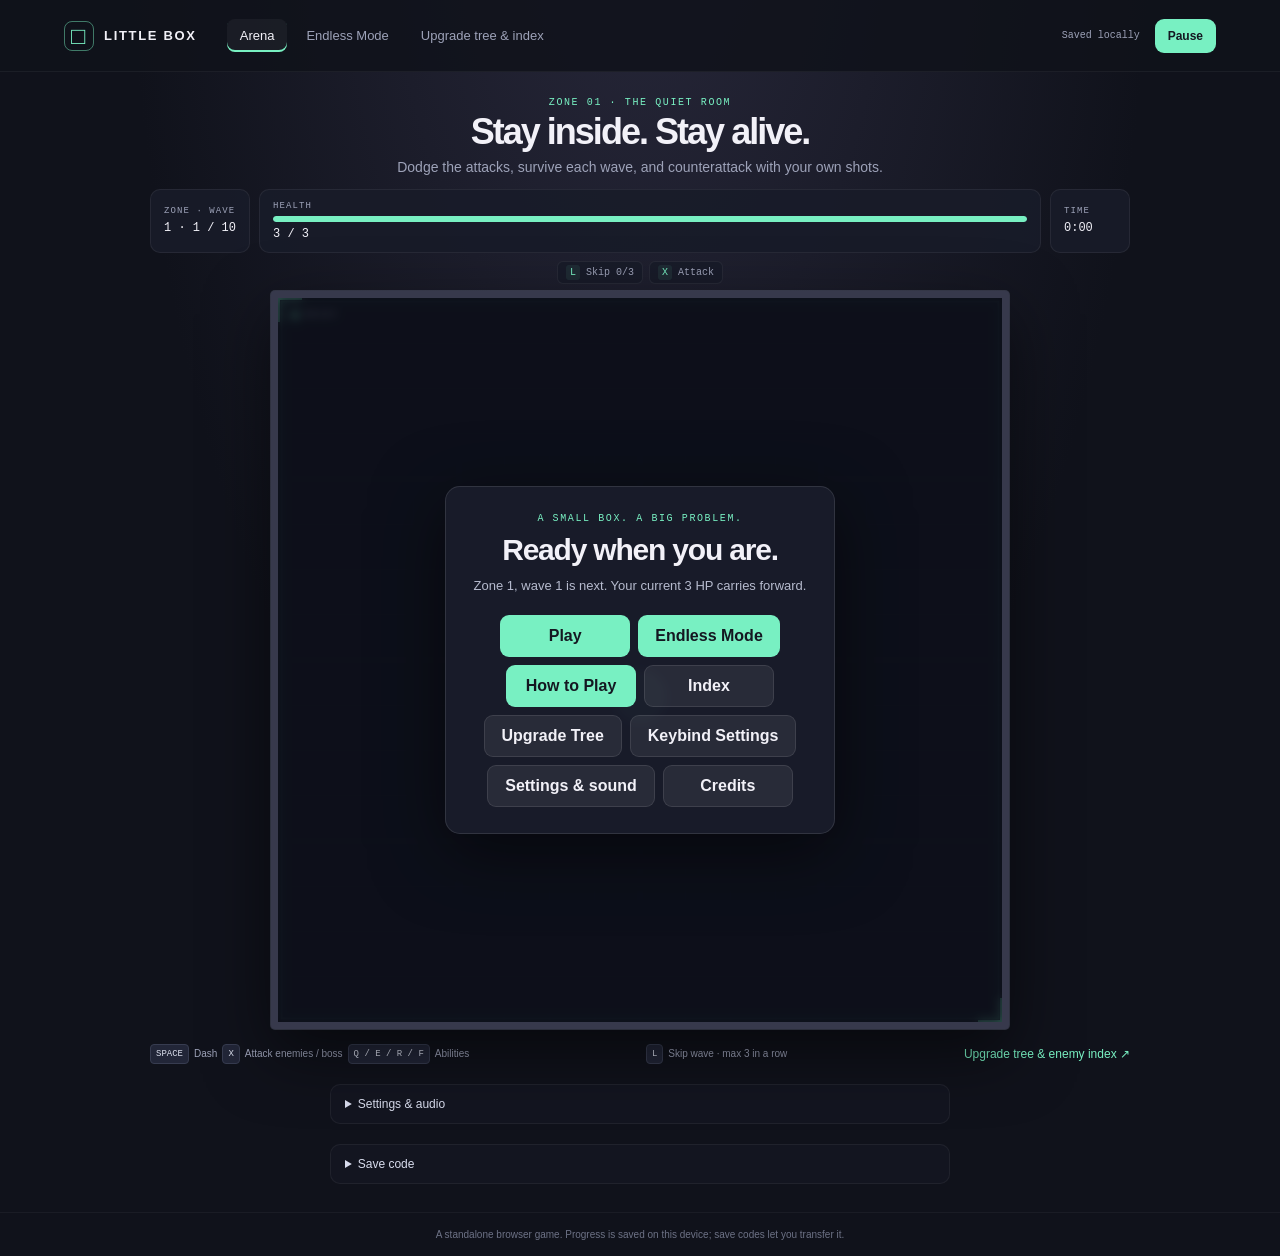
<file: index.html>
<!doctype html>
<html lang="en">
<head>
  <meta charset="utf-8">
  <meta name="viewport" content="width=device-width, initial-scale=1">
  <meta name="theme-color" content="#10121b">
  <title>Little Box — Arena</title>
  <link rel="stylesheet" href="styles.css">
  <script src="app.js" defer></script>
</head>
<body data-page="game">
  <header class="topbar">
    <a class="brand" href="index.html"><span class="brand-mark">□</span> LITTLE BOX</a>
    <button id="navMenuButton" class="menu-button" type="button" aria-label="Open navigation" aria-controls="mainNav" aria-expanded="false">
      <span></span><span></span><span></span>
    </button>
    <nav id="mainNav" class="main-nav" aria-label="Main navigation">
      <a class="nav-link active" href="index.html">Arena</a>
      <a class="nav-link" href="endless.html">Endless Mode</a>
      <a class="nav-link" href="shop.html">Upgrade tree &amp; index</a>
    </nav>
    <div class="top-actions">
      <span id="saveStatus" class="save-status" aria-live="polite">Saved locally</span>
      <button id="pauseButton" class="button button-small" type="button">Pause</button>
    </div>
  </header>

  <main class="game-layout">
    <section class="game-heading">
      <p class="eyebrow" id="zoneHeading">ZONE 01 · THE QUIET ROOM</p>
      <h1>Stay inside. Stay alive.</h1>
      <p>Dodge the attacks, survive each wave, and counterattack with your own shots.</p>
    </section>

    <section class="game-hud" aria-label="Game status">
      <div class="hud-card"><span>ZONE · WAVE</span><strong id="waveLabel">1 / 10</strong></div>
      <div class="hud-card hud-health"><span>HEALTH</span><div class="meter"><i id="healthFill"></i></div><strong id="healthLabel">3 / 3</strong></div>
      <div class="hud-card"><span>TIME</span><strong id="timerLabel">0:00</strong></div>
      <div class="hud-card hud-boss" id="bossHud" hidden><span>ZONE BOSS</span><div class="meter boss-meter"><i id="bossFill"></i></div><strong id="bossLabel">60 / 60</strong></div>
    </section>
    <div id="abilityHud" class="ability-hud" aria-label="Available wave skip and unlocked abilities"></div>

    <div class="arena-frame">
      <canvas id="arena" width="800" height="800" aria-label="Dodge arena. Move with WASD or arrow keys. Use unlocked abilities with their configured keys."></canvas>
      <button id="adminToggle" class="button button-small admin-toggle" type="button" hidden>Admin Panel</button>
      <section id="adminPanel" class="admin-panel" role="dialog" aria-modal="false" aria-labelledby="adminTitle" hidden>
        <div class="admin-heading"><div><p class="eyebrow">LOCAL DEVELOPMENT TOOLS</p><h2 id="adminTitle">Tester Admin</h2></div><button id="adminClose" class="button button-secondary button-small" type="button">Close</button></div>
        <div class="admin-content">
          <details open><summary>Enemy spawner</summary>
            <label>Enemy or boss<select id="adminSpawnType"></select></label>
            <div class="admin-row"><label>Quantity (bosses spawn singly)<input id="adminSpawnQuantity" type="number" min="1" max="60" value="1"></label><label>Location<select id="adminSpawnLocation"><option value="edge">Random edge</option><option value="center">Center</option><option value="player">Near player</option><option value="coordinates">Coordinates</option></select></label></div>
            <div class="admin-row"><label>Spawn X<input id="adminSpawnX" type="number" min="0" max="800" value="400"></label><label>Spawn Y<input id="adminSpawnY" type="number" min="0" max="800" value="400"></label></div>
            <div class="admin-actions"><button class="button" data-admin-action="spawn" type="button">Spawn now</button><button class="button button-secondary" data-admin-action="remove-enemies" type="button">Remove all enemies</button></div>
          </details>
          <details><summary>Resources</summary>
            <label>Currency<select id="adminCurrency"></select></label>
            <label>Amount<input id="adminResourceAmount" type="number" min="0" value="100"></label>
            <div class="admin-actions"><button class="button" data-admin-action="set-currency" type="button">Set amount</button><button class="button button-secondary" data-admin-action="add-currency" type="button">Add amount</button><button class="button button-secondary" data-admin-action="subtract-currency" type="button">Subtract amount</button></div>
            <div class="admin-actions"><button class="button button-secondary" data-admin-action="unlock-currencies" type="button">Unlock all currencies</button><button class="button button-secondary" data-admin-action="unlimited-on" type="button">Enable unlimited</button><button class="button button-secondary" data-admin-action="unlimited-off" type="button">Disable unlimited</button></div>
          </details>
          <details><summary>Player controls</summary>
            <div class="admin-row"><label>Current HP<input id="adminCurrentHp" type="number" min="0" value="3"></label><label>Maximum HP<input id="adminMaxHp" type="number" min="1" value="3"></label></div>
            <div class="admin-actions"><button class="button button-secondary" data-admin-action="set-current-hp" type="button">Set current HP</button><button class="button button-secondary" data-admin-action="set-max-hp" type="button">Set maximum HP</button><button class="button" data-admin-action="max-hp" type="button">Set HP to max</button><button class="button button-secondary" data-admin-action="restore-health" type="button">Restore full health</button></div>
            <div class="admin-actions"><button class="button button-secondary" data-admin-action="invincible-on" type="button">Enable invincibility</button><button class="button button-secondary" data-admin-action="invincible-off" type="button">Disable invincibility</button><button class="button button-secondary" data-admin-action="teleport" type="button">Teleport to coordinates</button><button class="button button-secondary" data-admin-action="reset-position" type="button">Reset position</button></div>
          </details>
          <details><summary>Progression</summary>
            <div class="admin-row"><label>Zone<select id="adminZone"></select></label><label>Wave<select id="adminWave"></select></label></div>
            <div class="admin-actions"><button class="button" data-admin-action="jump-zone" type="button">Jump to zone</button><button class="button button-secondary" data-admin-action="start-wave" type="button">Start wave</button><button class="button button-secondary" data-admin-action="skip-wave" type="button">Skip current wave</button><button class="button button-secondary" data-admin-action="complete-wave" type="button">Complete current wave</button></div>
            <div class="admin-actions"><button class="button button-secondary" data-admin-action="unlock-zones" type="button">Unlock all zones</button><button class="button button-secondary" data-admin-action="unlock-index" type="button">Unlock all enemies in index</button><button class="button button-secondary" data-admin-action="unlock-merged" type="button">Unlock all merged enemies</button><button class="button button-secondary" data-admin-action="unlock-upgrades" type="button">Unlock all upgrades</button><button class="button button-danger" data-admin-action="reset-waves" type="button">Reset wave progression</button></div>
          </details>
          <details><summary>Endless Mode controls</summary>
            <div class="admin-row">
              <label>Endless wave<input id="adminEndlessWave" type="number" min="1" value="1"></label>
              <label>Boss HP<input id="adminEndlessBossHp" type="number" min="10" value="60"></label>
            </div>
            <div class="admin-row">
              <label>Spawn rate scale<input id="adminSpawnRateScale" type="number" min="0.5" max="3" step="0.1" value="1"></label>
              <label>Max enemy scale<input id="adminMaxEnemyScale" type="number" min="0.5" max="2" step="0.1" value="1"></label>
            </div>
            <div class="admin-actions">
              <button class="button" data-admin-action="endless-start" type="button">Start/Jump to Endless wave</button>
              <button class="button button-secondary" data-admin-action="endless-boss" type="button">Spawn Endless boss</button>
              <button class="button button-secondary" data-admin-action="endless-boss-off" type="button">Disable boss spawning</button>
              <button class="button button-secondary" data-admin-action="endless-boss-on" type="button">Enable boss spawning</button>
              <button class="button button-secondary" data-admin-action="endless-scale-off" type="button">Disable scaling</button>
              <button class="button button-secondary" data-admin-action="endless-scale-on" type="button">Enable scaling</button>
              <button class="button button-secondary" data-admin-action="endless-complete" type="button">Complete current wave</button>
            </div>
          </details>
          <details><summary>Testing tools &amp; debug</summary>
            <label>Merged enemy for combination test<select id="adminMergeType"></select></label>
            <div class="admin-actions"><button class="button button-secondary" data-admin-action="projectile" type="button">Spawn player projectile</button><button class="button button-secondary" data-admin-action="enemy-ability" type="button">Test selected enemy ability</button><button class="button button-secondary" data-admin-action="merge-test" type="button">Test merge combination</button><button class="button button-secondary" data-admin-action="boss-attack" type="button">Test boss attack</button></div>
            <div class="admin-row"><label>Game speed<select id="adminGameSpeed"><option value="0.5">0.5×</option><option value="1" selected>1×</option><option value="2">2×</option><option value="5">5×</option></select></label><button class="button button-secondary" data-admin-action="pause" type="button">Pause / resume</button></div>
            <div class="admin-actions"><button class="button button-secondary" data-admin-action="reset-scenario" type="button">Reset test scenario</button><button class="button button-secondary" data-admin-action="show-stats" type="button">Refresh enemy stats</button></div>
            <pre id="adminStats" class="admin-stats" aria-live="polite">Start a wave to view live stats.</pre>
            <button class="button button-danger admin-exit" data-admin-action="exit-tester" type="button">Exit testing mode</button>
          </details>
        </div>
      </section>
      <div class="arena-label"><span class="live-dot"></span><span id="arenaState">READY</span></div>
      <div id="gameOverlay" class="game-overlay" aria-live="polite">
        <div class="overlay-card">
          <p id="overlayEyebrow" class="eyebrow">A SMALL BOX. A BIG PROBLEM.</p>
          <h2 id="overlayTitle">Ready when you are.</h2>
          <p id="overlayText">Dodge every attack. Enemies reward you only when they leave the arena.</p>
          <div id="overlayExtra"></div>
          <div id="overlayButtons" class="overlay-buttons"></div>
        </div>
      </div>
      <button id="discoveryToast" class="discovery-toast" type="button" aria-label="Open the enemy index" hidden></button>
      <div id="toast" class="toast" aria-live="polite"></div>
    </div>

    <section class="game-footer">
      <div class="control-hint"><span class="key">SPACE</span> Dash <span id="attackKeyHint" class="key">X</span> Attack enemies / boss <span class="key">Q / E / R / F</span> Abilities</div>
      <div class="control-hint"><span id="skipKeyHint" class="key">L</span> Skip wave · max 3 in a row</div>
      <a class="text-link" href="shop.html#upgrade-tree">Upgrade tree &amp; enemy index <span aria-hidden="true">↗</span></a>
    </section>

    <details class="settings" id="soundSettings">
      <summary>Settings &amp; audio</summary>
      <div class="settings-row">
        <label>Music <input id="musicVolume" type="range" min="0" max="100" value="35"></label>
        <label>Effects <input id="soundVolume" type="range" min="0" max="100" value="55"></label>
        <label class="mute-setting"><input id="muteSound" type="checkbox"> Mute all</label>
        <label id="autoDodgeSetting" class="mute-setting" hidden><input id="autoDodgeToggle" type="checkbox"> Auto-dodge</label>
      </div>
      <p>Original, synthesized tones play in your browser. Sound begins after your first interaction.</p>
    </details>

    <details class="settings" id="saveCodeSettings">
      <summary>Save code</summary>
      <div class="save-code-panel">
        <p>Generate a portable backup code or paste one to restore progress and settings. Importing replaces this browser's save; active waves restart at their saved wave.</p>
        <label for="saveCodeInput">Save code</label>
        <textarea id="saveCodeInput" rows="4" spellcheck="false" autocomplete="off" placeholder="Generate a code or paste one here"></textarea>
        <div class="save-code-actions">
          <button id="generateSaveCode" class="button" type="button">Generate code</button>
          <button id="copySaveCode" class="button button-secondary" type="button">Copy code</button>
          <button id="importSaveCode" class="button button-secondary" type="button">Import code</button>
          <button id="resetProgress" class="button button-danger" type="button">Reset all progress</button>
        </div>
      </div>
    </details>
  </main>
  <footer class="site-footer">A standalone browser game. Progress is saved on this device; save codes let you transfer it.</footer>
</body>
</html>
</file>
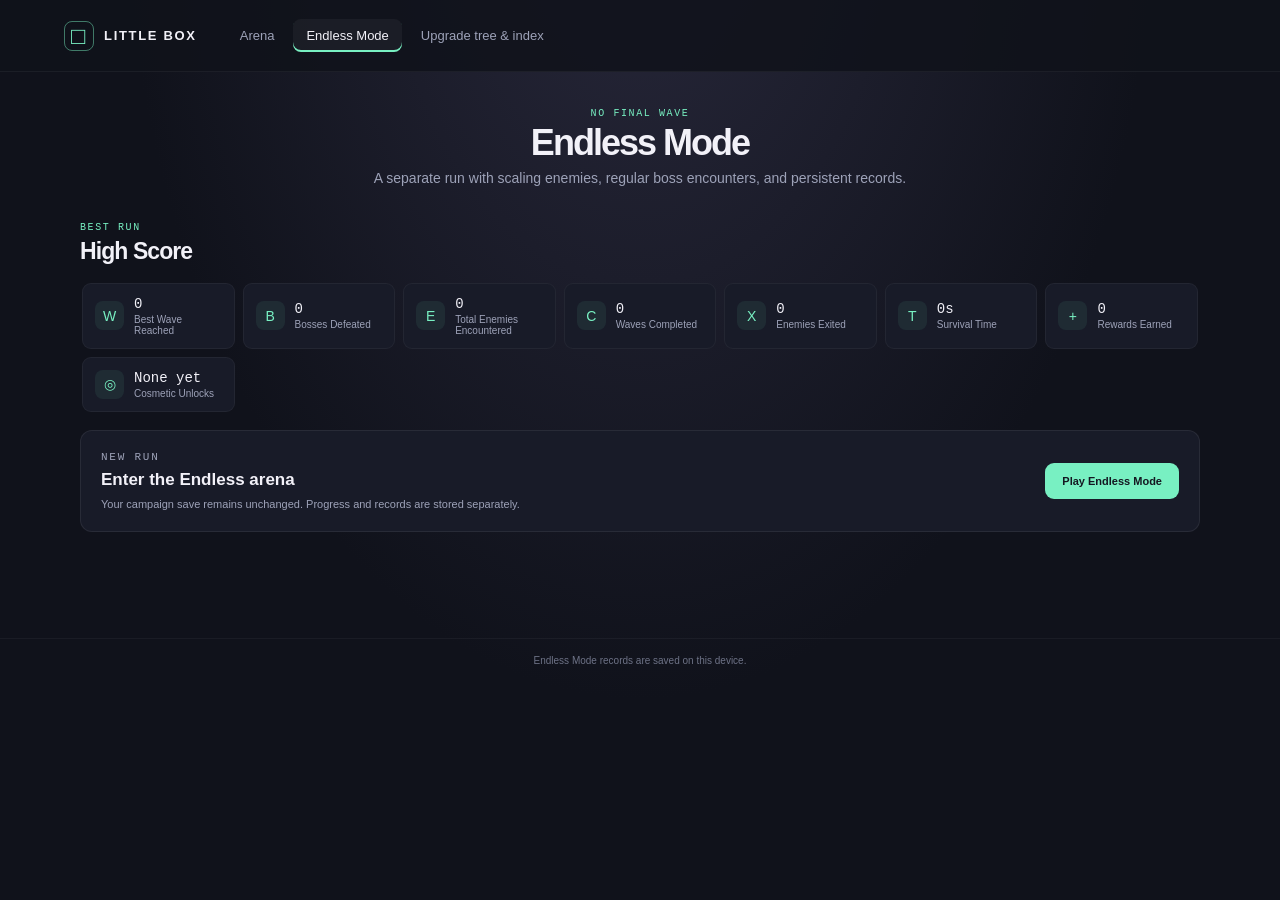
<file: endless.html>
<!doctype html>
<html lang="en">
<head>
  <meta charset="utf-8">
  <meta name="viewport" content="width=device-width, initial-scale=1">
  <meta name="theme-color" content="#10121b">
  <title>Little Box - Endless Mode</title>
  <link rel="stylesheet" href="styles.css">
  <script src="app.js" defer></script>
</head>
<body data-page="endless">
  <header class="topbar">
    <a class="brand" href="index.html"><span class="brand-mark">□</span> LITTLE BOX</a>
    <nav class="main-nav" aria-label="Main navigation">
      <a class="nav-link" href="index.html">Arena</a>
      <a class="nav-link active" href="endless.html">Endless Mode</a>
      <a class="nav-link" href="shop.html">Upgrade tree &amp; index</a>
    </nav>
  </header>
  <main class="shop-layout">
    <section class="game-heading">
      <p class="eyebrow">NO FINAL WAVE</p>
      <h1>Endless Mode</h1>
      <p>A separate run with scaling enemies, regular boss encounters, and persistent records.</p>
    </section>
    <section>
      <div class="section-title"><div><p class="eyebrow">BEST RUN</p><h2>High Score</h2></div></div>
      <div class="currency-list endless-stat-grid">
        <article class="currency-card"><span class="currency-icon">W</span><div><strong id="endlessHighWave">0</strong><span>Best Wave Reached</span></div></article>
        <article class="currency-card"><span class="currency-icon">B</span><div><strong id="endlessBosses">0</strong><span>Bosses Defeated</span></div></article>
        <article class="currency-card"><span class="currency-icon">E</span><div><strong id="endlessEncountered">0</strong><span>Total Enemies Encountered</span></div></article>
        <article class="currency-card"><span class="currency-icon">C</span><div><strong id="endlessWaves">0</strong><span>Waves Completed</span></div></article>
        <article class="currency-card"><span class="currency-icon">X</span><div><strong id="endlessExited">0</strong><span>Enemies Exited</span></div></article>
        <article class="currency-card"><span class="currency-icon">T</span><div><strong id="endlessTime">0s</strong><span>Survival Time</span></div></article>
        <article class="currency-card"><span class="currency-icon">+</span><div><strong id="endlessRewards">0</strong><span>Rewards Earned</span></div></article>
        <article class="currency-card"><span class="currency-icon">◎</span><div><strong id="endlessCosmetics">None yet</strong><span>Cosmetic Unlocks</span></div></article>
      </div>
    </section>
    <section class="upgrade-section">
      <div class="upgrade-detail">
        <div class="upgrade-detail-copy"><p class="eyebrow">NEW RUN</p><h3>Enter the Endless arena</h3><p>Your campaign save remains unchanged. Progress and records are stored separately.</p></div>
        <button id="playEndless" class="button" type="button">Play Endless Mode</button>
      </div>
    </section>
  </main>
  <footer class="site-footer">Endless Mode records are saved on this device.</footer>
</body>
</html>
</file>
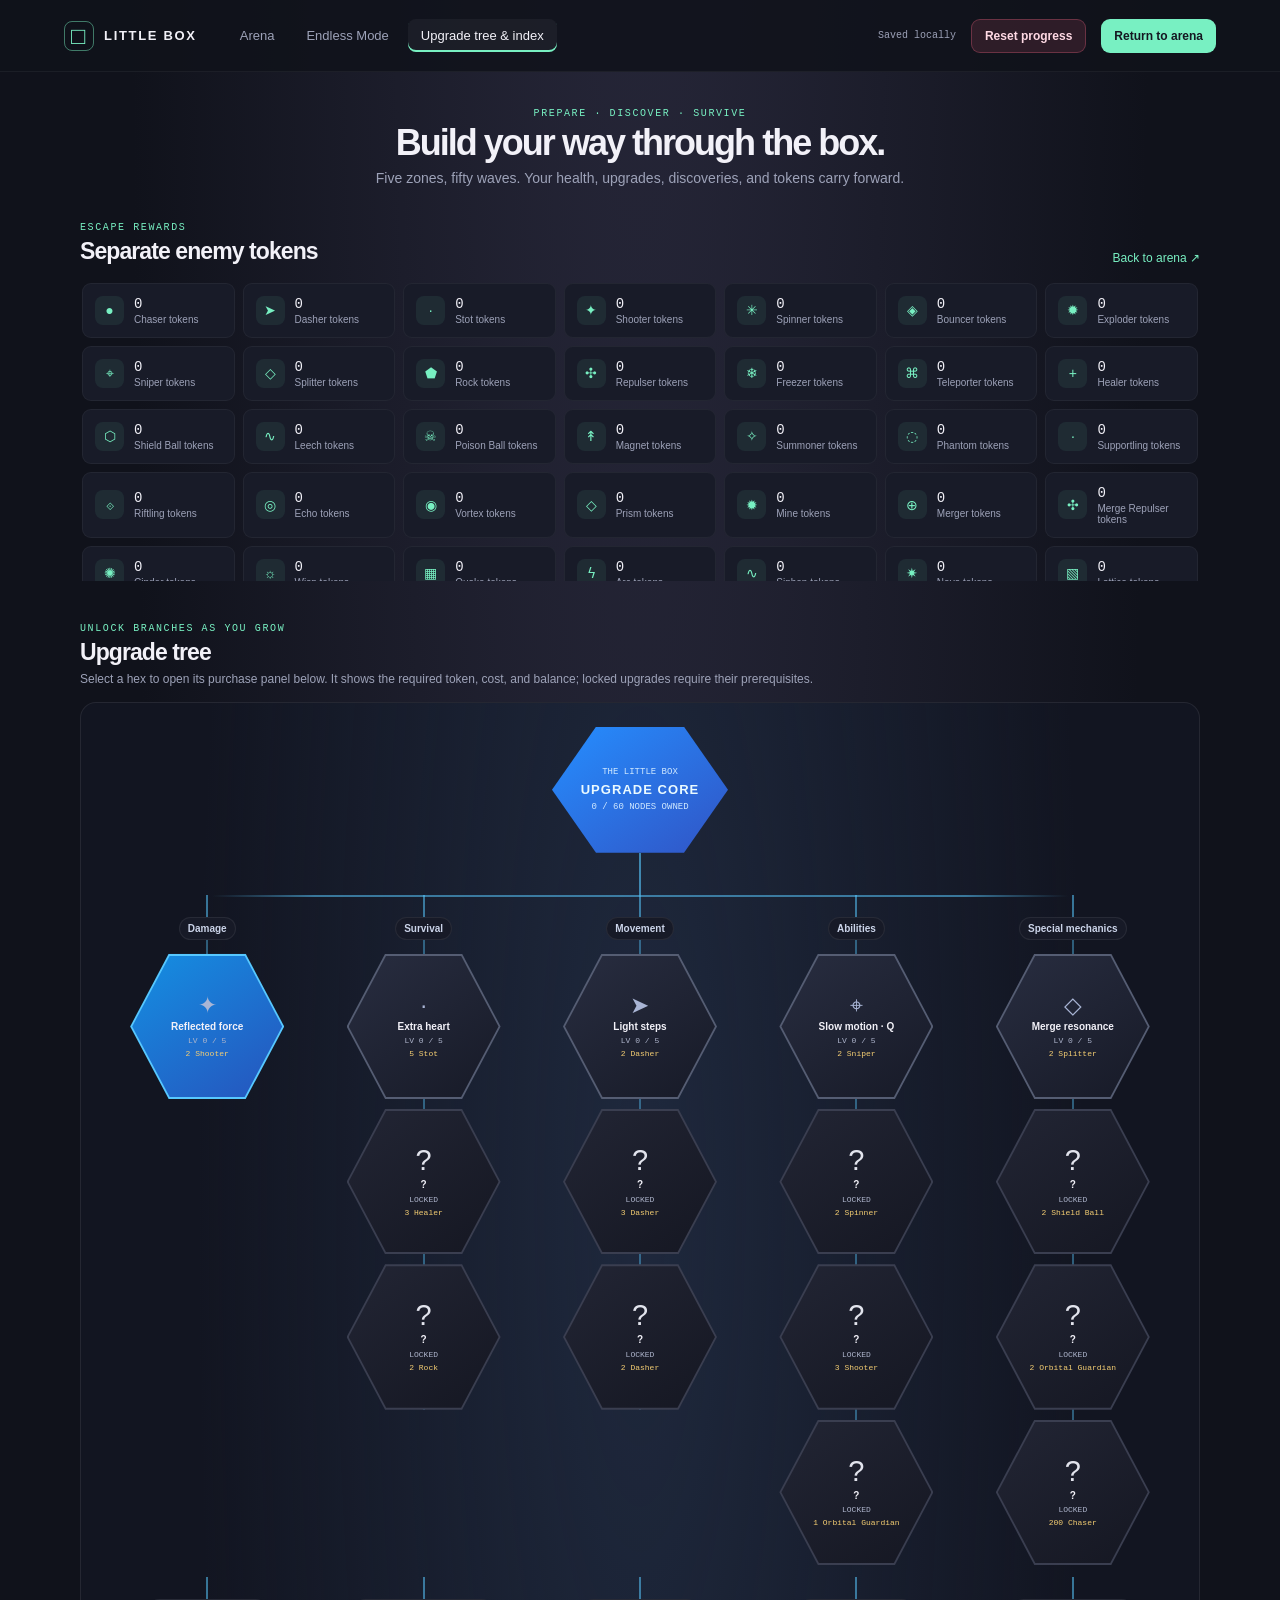
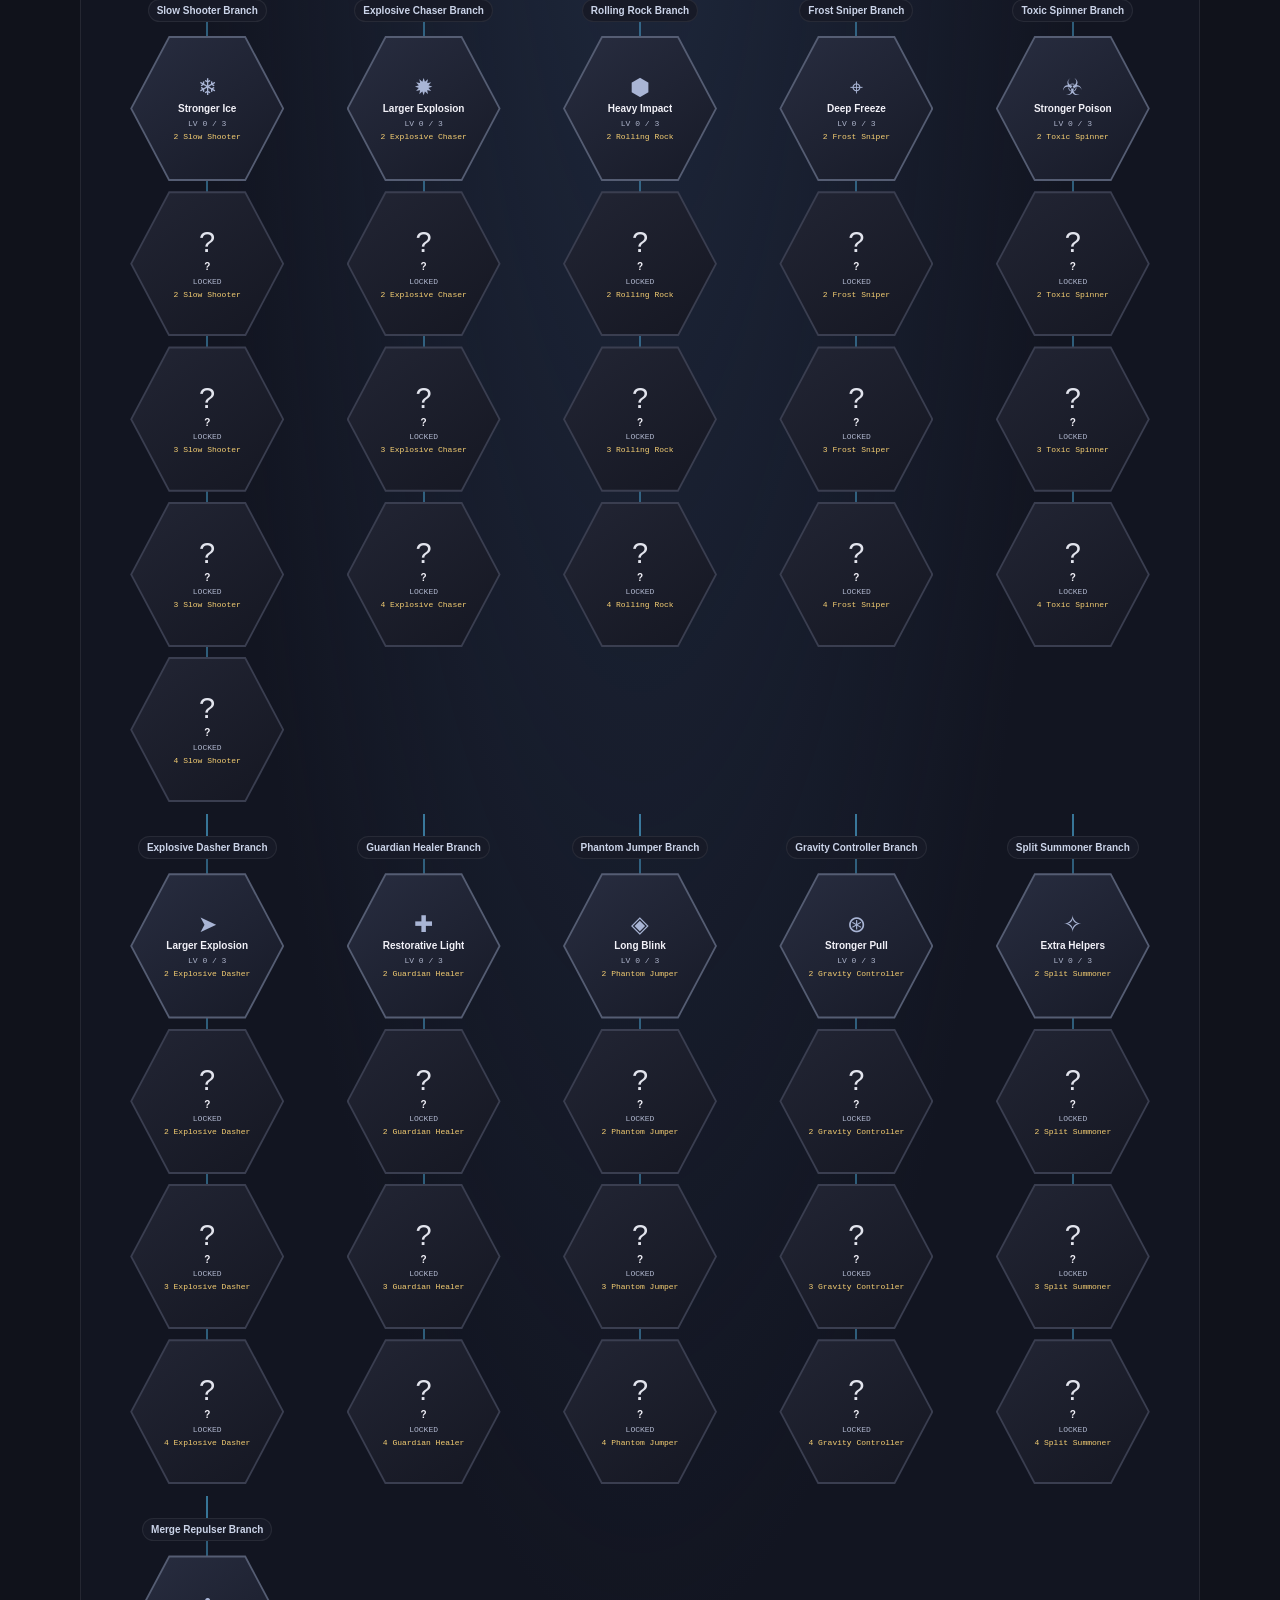
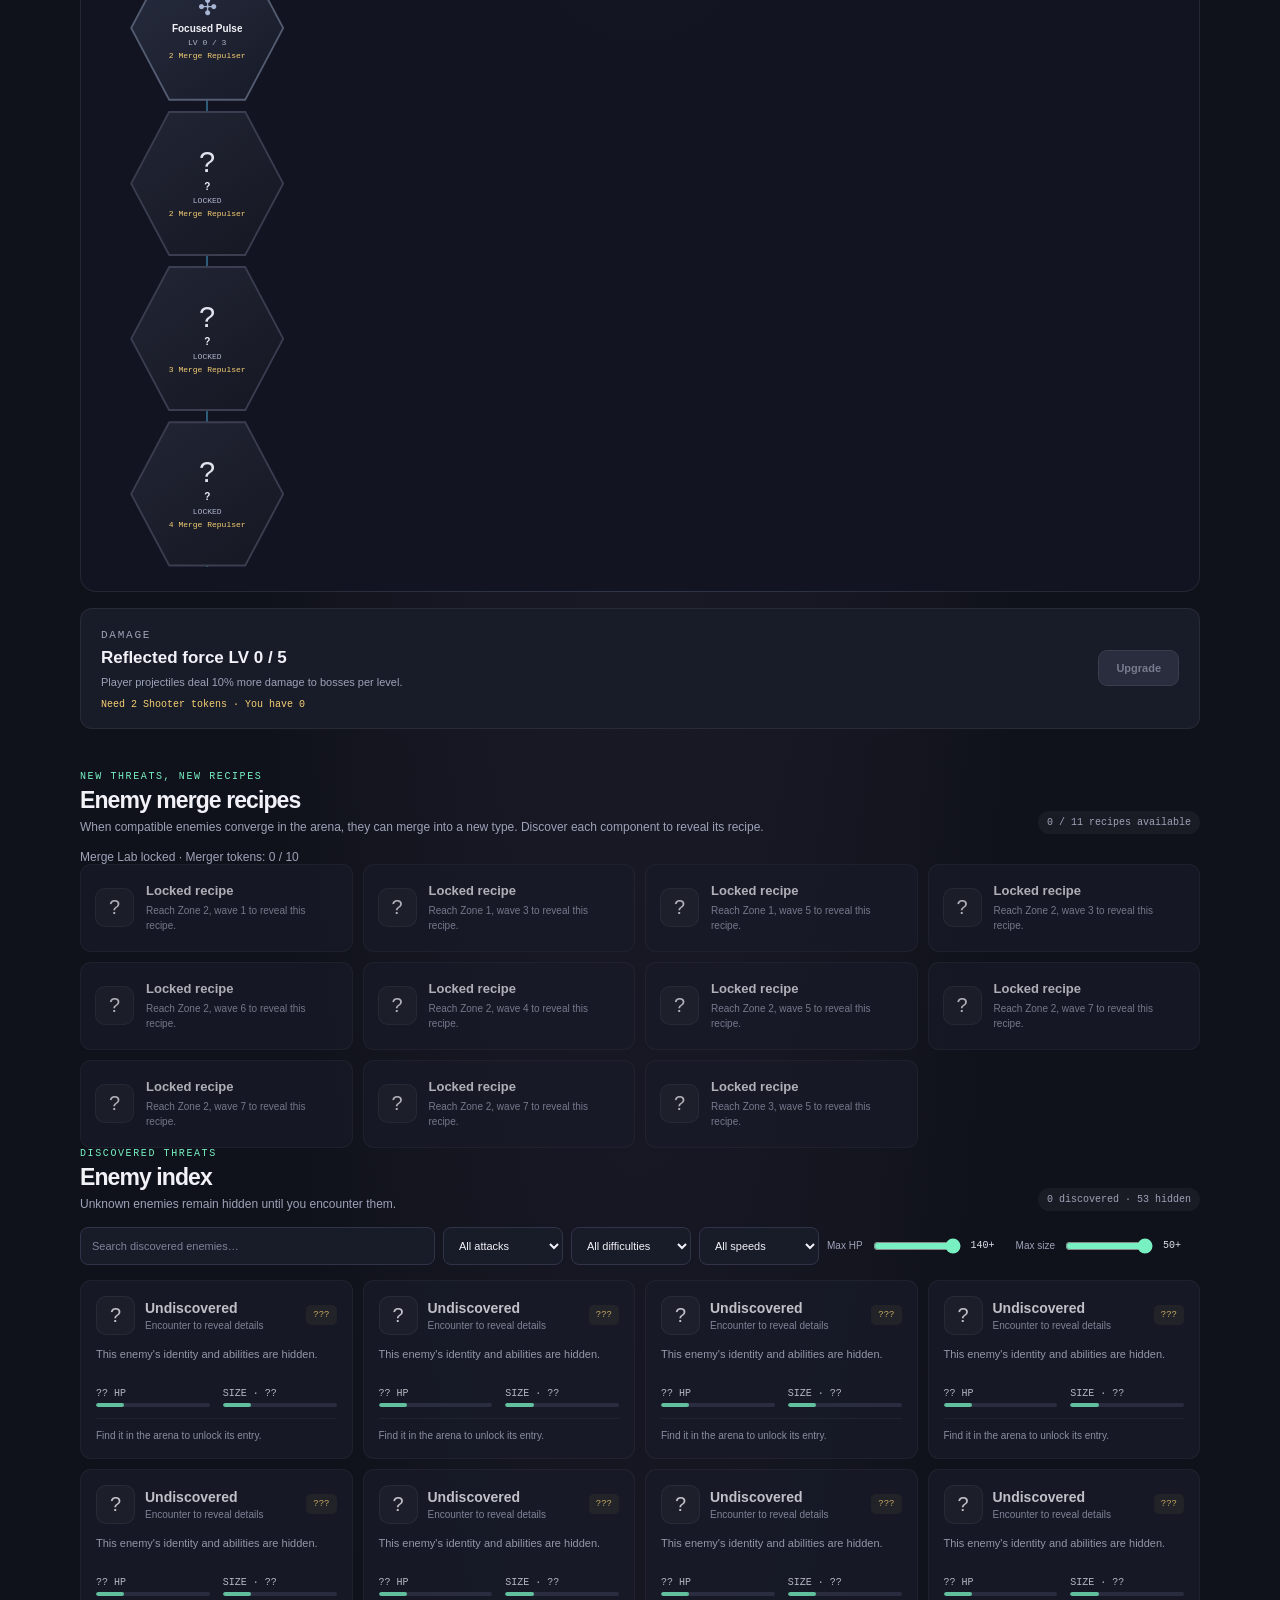
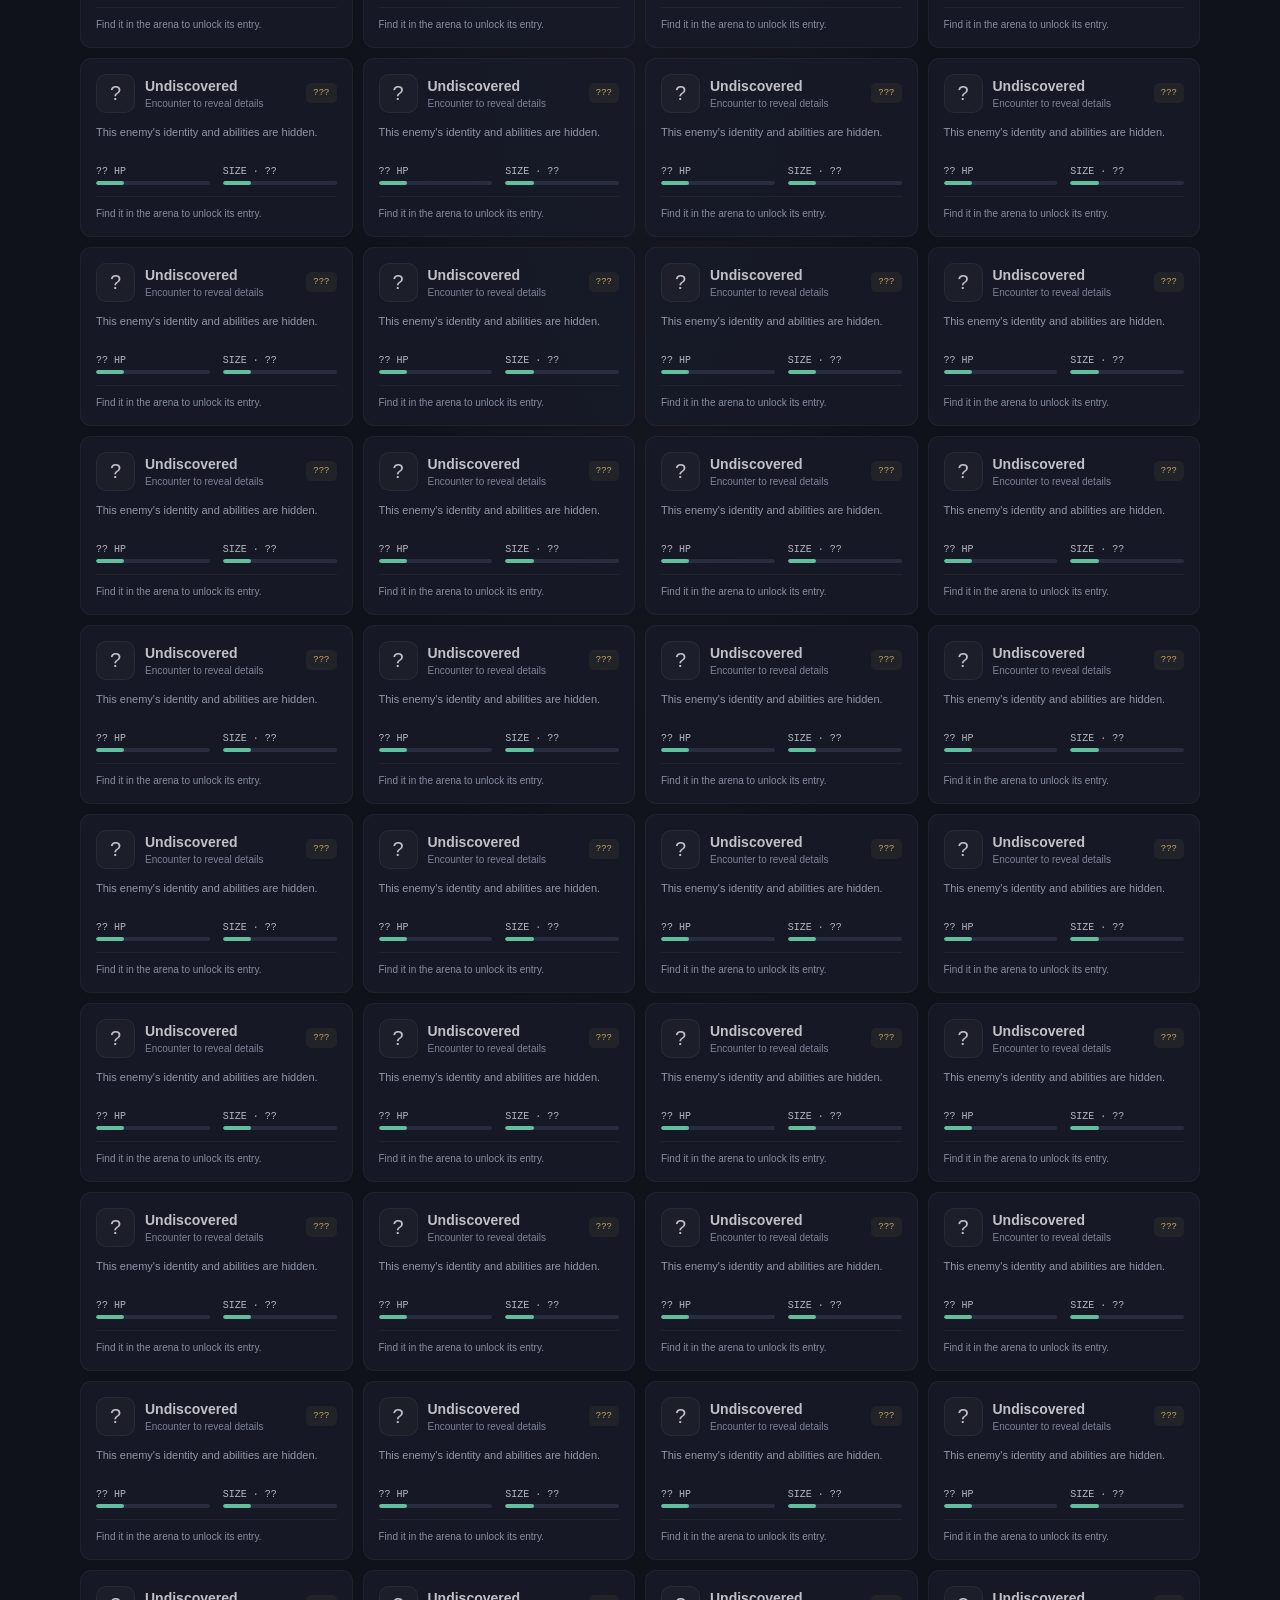
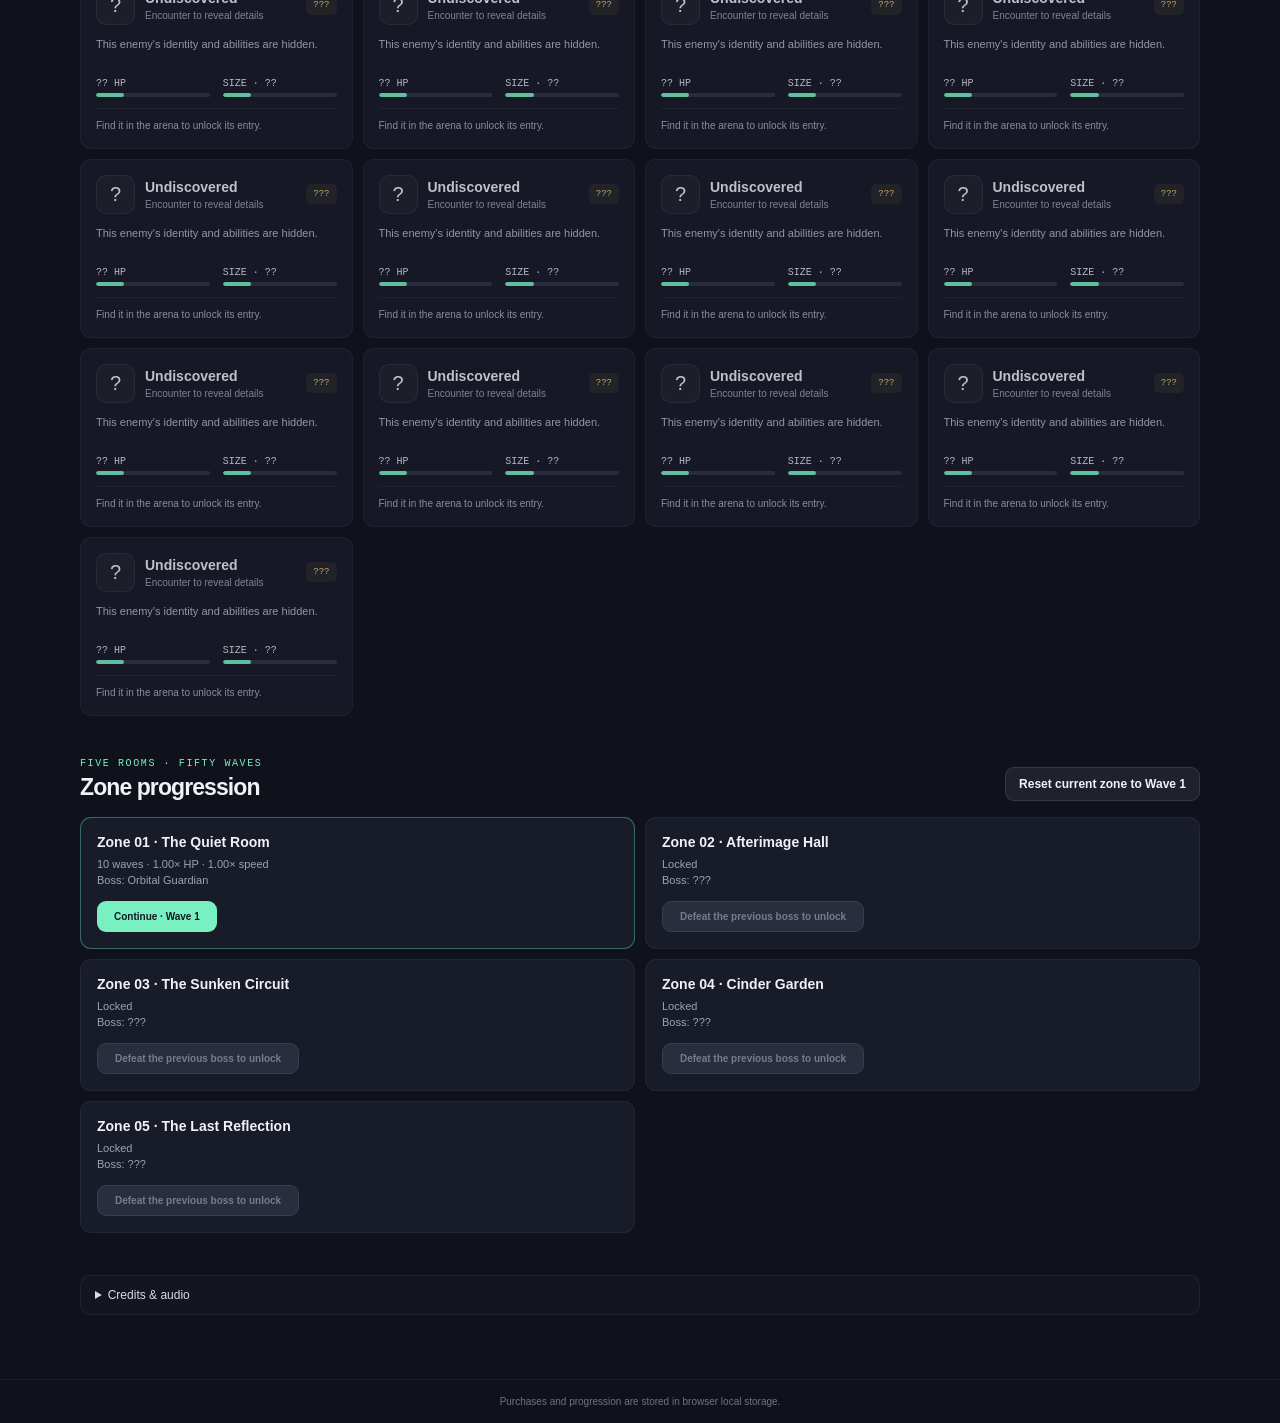
<file: shop.html>
<!doctype html>
<html lang="en">
<head>
  <meta charset="utf-8">
  <meta name="viewport" content="width=device-width, initial-scale=1">
  <meta name="theme-color" content="#10121b">
  <title>Little Box — Upgrade Tree &amp; Index</title>
  <link rel="stylesheet" href="styles.css">
  <script src="app.js" defer></script>
</head>
<body data-page="shop">
  <header class="topbar">
    <a class="brand" href="index.html"><span class="brand-mark">□</span> LITTLE BOX</a>
    <button id="navMenuButton" class="menu-button" type="button" aria-label="Open navigation" aria-controls="mainNav" aria-expanded="false">
      <span></span><span></span><span></span>
    </button>
    <nav id="mainNav" class="main-nav" aria-label="Main navigation">
      <a class="nav-link" href="index.html">Arena</a>
      <a class="nav-link" href="endless.html">Endless Mode</a>
      <a class="nav-link active" href="#upgrade-tree">Upgrade tree &amp; index</a>
    </nav>
    <div class="top-actions">
      <span id="saveStatus" class="save-status" aria-live="polite">Saved locally</span>
      <button id="resetProgress" class="button button-danger button-small" type="button">Reset progress</button>
      <a class="button button-small" href="index.html">Return to arena</a>
    </div>
  </header>

  <main class="shop-layout">
    <section class="game-heading">
      <p class="eyebrow">PREPARE · DISCOVER · SURVIVE</p>
      <h1>Build your way through the box.</h1>
      <p>Five zones, fifty waves. Your health, upgrades, discoveries, and tokens carry forward.</p>
    </section>

    <section class="currency-section">
      <div class="section-title"><div><p class="eyebrow">ESCAPE REWARDS</p><h2>Separate enemy tokens</h2></div><a class="text-link" href="index.html">Back to arena ↗</a></div>
      <div id="currencyList" class="currency-list"></div>
    </section>

    <section class="upgrade-section" id="upgrade-tree">
      <div class="section-title"><div><p class="eyebrow">UNLOCK BRANCHES AS YOU GROW</p><h2>Upgrade tree</h2><p class="section-copy">Select a hex to open its purchase panel below. It shows the required token, cost, and balance; locked upgrades require their prerequisites.</p></div></div>
      <div id="upgradeGroups" class="upgrade-tree-board"></div>
      <div id="upgradeDetails" class="upgrade-detail" aria-live="polite"></div>
    </section>

    <section class="merge-section" id="merge-lab">
      <div class="section-title"><div><p class="eyebrow">NEW THREATS, NEW RECIPES</p><h2>Enemy merge recipes</h2><p class="section-copy">When compatible enemies converge in the arena, they can merge into a new type. Discover each component to reveal its recipe.</p></div><span id="recipeCount" class="count-pill"></span></div>
      <div id="mergeLabUpgrade" class="merge-lab-upgrade"></div>
      <div id="mergeGrid" class="merge-grid"></div>
    </section>

    <section class="index-section" id="enemy-index">
      <div class="section-title"><div><p class="eyebrow">DISCOVERED THREATS</p><h2>Enemy index</h2><p class="section-copy">Unknown enemies remain hidden until you encounter them.</p></div><span id="enemyCount" class="count-pill"></span></div>
      <div class="filter-bar">
        <label class="search-field"><span class="sr-only">Search enemies</span><input id="enemySearch" type="search" placeholder="Search discovered enemies…"></label>
        <label><span class="sr-only">Filter by attack type</span><select id="attackFilter"><option value="">All attacks</option></select></label>
        <label><span class="sr-only">Filter by difficulty</span><select id="difficultyFilter"><option value="">All difficulties</option><option>Easy</option><option>Medium</option><option>Hard</option><option>Very Hard</option></select></label>
        <label><span class="sr-only">Filter by movement speed</span><select id="speedFilter"><option value="">All speeds</option><option>Slow</option><option>Medium</option><option>Fast</option><option>Very Fast</option></select></label>
        <label class="health-filter">Max HP <input id="healthFilter" type="range" min="1" max="140" step="1" value="140"><span id="healthFilterValue">140+</span></label>
        <label class="health-filter">Max size <input id="sizeFilter" type="range" min="8" max="50" step="1" value="50"><span id="sizeFilterValue">50+</span></label>
      </div>
      <div id="enemyGrid" class="enemy-grid"></div>
      <p id="emptyEnemies" class="empty-state" hidden>No discovered enemies match those filters yet.</p>
    </section>

    <section class="zone-section">
      <div class="section-title"><div><p class="eyebrow">FIVE ROOMS · FIFTY WAVES</p><h2>Zone progression</h2></div><button id="resetZoneWave" class="button button-secondary button-small" type="button">Reset current zone to Wave 1</button></div>
      <div id="zoneList" class="zone-list"></div>
    </section>

    <section class="credits-section">
      <details class="settings">
        <summary>Credits &amp; audio</summary>
        <p>Music and sound effects: original tones synthesized in the browser with the Web Audio API. Visuals: original canvas-drawn shapes. External libraries, images, and APIs: none.</p>
        <div class="settings-row">
          <label>Music <input id="musicVolume" type="range" min="0" max="100" value="35"></label>
          <label>Effects <input id="soundVolume" type="range" min="0" max="100" value="55"></label>
          <label class="mute-setting"><input id="muteSound" type="checkbox"> Mute all</label>
        </div>
        <div class="tester-activation">
          <p>Local testing only: enter the exact code to enable the in-game Admin Panel.</p>
          <form id="testerActivationForm">
            <label for="testerCode">Tester code</label>
            <div class="tester-activation-controls">
              <input id="testerCode" type="text" autocomplete="off" spellcheck="false">
              <button class="button button-small" type="submit">Enable tester mode</button>
            </div>
          </form>
          <p id="testerActivationStatus" class="tester-activation-status" aria-live="polite"></p>
          <a id="testerArenaLink" class="text-link" href="index.html" hidden>Open arena to use Admin Panel ↗</a>
        </div>
      </details>
    </section>
  </main>
  <footer class="site-footer">Purchases and progression are stored in browser local storage.</footer>
</body>
</html>
</file>
<file: styles.css>
:root {
  color-scheme: dark;
  --bg: #10121b;
  --panel: #181b28;
  --panel-soft: #1d2030;
  --line: #303449;
  --muted: #9da2b8;
  --text: #f2f1f8;
  --mint: #78f0c2;
  --pink: #ff6d9c;
  --gold: #f6cf73;
  --mono: Consolas, "Courier New", monospace;
  font-family: "Segoe UI", Arial, sans-serif;
  background: var(--bg);
  color: var(--text);
}

* { box-sizing: border-box; }
[hidden] { display: none !important; }
body { min-width: 320px; min-height: 100vh; margin: 0; background: radial-gradient(ellipse at 50% -15%, #28283b 0, var(--bg) 57%); }
a { color: inherit; text-decoration: none; }
button, input, select, textarea { font: inherit; }
button, a, input, select, textarea { -webkit-tap-highlight-color: transparent; }
button:focus-visible, a:focus-visible, input:focus-visible, select:focus-visible, textarea:focus-visible, summary:focus-visible { outline: 2px solid var(--mint); outline-offset: 3px; }

.topbar { height: 72px; display: flex; align-items: center; gap: 30px; padding: 0 clamp(16px, 5vw, 76px); border-bottom: 1px solid #ffffff0d; background: #10121bd9; }
.brand { display: inline-flex; gap: 10px; align-items: center; font-weight: 700; font-size: 13px; letter-spacing: .13em; white-space: nowrap; }
.brand-mark { display: grid; width: 30px; height: 30px; place-items: center; color: var(--mint); border: 1px solid #78f0c277; border-radius: 8px; font-size: 24px; line-height: 1; }
.menu-button { display: none; width: 38px; height: 38px; padding: 9px; flex-direction: column; justify-content: space-between; color: var(--text); background: #ffffff0b; border: 1px solid #ffffff18; border-radius: 8px; cursor: pointer; }
.menu-button span { display: block; width: 100%; height: 2px; background: currentColor; border-radius: 2px; transition: transform .18s, opacity .18s; }
.menu-button[aria-expanded="true"] span:nth-child(1) { transform: translateY(8px) rotate(45deg); }
.menu-button[aria-expanded="true"] span:nth-child(2) { opacity: 0; }
.menu-button[aria-expanded="true"] span:nth-child(3) { transform: translateY(-8px) rotate(-45deg); }
.main-nav { display: flex; gap: 6px; align-items: center; }
.nav-link { padding: 9px 13px; color: var(--muted); font-size: 13px; border-radius: 8px; }
.nav-link:hover, .nav-link.active { color: var(--text); background: #ffffff0b; }
.nav-link.active { box-shadow: inset 0 -2px var(--mint); }
.top-actions { display: flex; align-items: center; gap: 15px; margin-left: auto; }
.save-status { color: var(--muted); font: 10px var(--mono); }
.button { display: inline-flex; align-items: center; justify-content: center; min-height: 42px; padding: 0 17px; color: #141721; background: var(--mint); border: 0; border-radius: 9px; font-weight: 700; cursor: pointer; transition: transform .15s, filter .15s; }
.button:hover { filter: brightness(1.09); transform: translateY(-1px); }
.button-small { min-height: 34px; padding: 0 13px; font-size: 12px; }
.button-secondary { color: var(--text); background: #ffffff12; border: 1px solid #ffffff1a; }
.button-danger { color: #ffd9e4; background: #fa668421; border: 1px solid #fa66844b; }
.button:disabled { color: #777b8d; background: #292d3d; border: 1px solid #383d50; cursor: not-allowed; transform: none; filter: none; }

.game-layout, .shop-layout { width: min(1120px, calc(100% - 32px)); margin: 0 auto; padding: 36px 0 64px; }
.game-layout { display: flex; align-items: center; flex-direction: column; }
.game-heading { width: 100%; margin: 0 0 22px; text-align: center; }
.game-heading h1 { margin: 5px 0 8px; font-size: clamp(29px, 5vw, 47px); letter-spacing: -.055em; line-height: 1.05; }
.game-heading > p:last-child { margin: 0; color: var(--muted); font-size: 14px; }
.eyebrow { margin: 0; color: var(--mint); font: 10px var(--mono); letter-spacing: .16em; }
.game-hud { display: flex; gap: 9px; width: min(620px, 100%); margin-bottom: 13px; }
.hud-card { display: flex; min-width: 80px; min-height: 64px; flex-direction: column; justify-content: center; gap: 5px; padding: 9px 13px; background: #191c29e8; border: 1px solid #ffffff10; border-radius: 10px; }
.hud-card > span { color: var(--muted); font: 9px var(--mono); letter-spacing: .12em; }
.hud-card > strong { font: 12px var(--mono); }
.hud-health, .hud-boss { flex: 1; }
.meter { overflow: hidden; height: 6px; background: #303348; border-radius: 20px; }
.meter i { display: block; width: 100%; height: 100%; background: var(--mint); border-radius: inherit; transition: width .2s; }
.boss-meter i { background: var(--pink); }
.hud-boss > strong { color: #ff9db7; }

.arena-frame { position: relative; width: min(54vw, 620px); min-width: min(100%, 360px); aspect-ratio: 1; overflow: hidden; background: #121521; border: 8px solid #37394c; border-radius: 4px; box-shadow: 0 0 0 1px #74789455, inset 0 0 0 2px #0b0d14, 0 23px 65px #0008; }
.arena-frame::before { position: absolute; z-index: 1; top: -1px; left: -1px; width: 22px; height: 22px; border-top: 3px solid var(--mint); border-left: 3px solid var(--mint); content: ""; pointer-events: none; }
.arena-frame::after { position: absolute; z-index: 1; right: -1px; bottom: -1px; width: 22px; height: 22px; border-right: 3px solid var(--mint); border-bottom: 3px solid var(--mint); content: ""; pointer-events: none; }
#arena { display: block; width: 100%; height: 100%; }
.arena-label { position: absolute; z-index: 2; top: 12px; left: 14px; display: flex; gap: 7px; align-items: center; color: #c1c6d9; font: 9px var(--mono); letter-spacing: .14em; pointer-events: none; }
.live-dot { width: 6px; height: 6px; background: var(--mint); border-radius: 50%; box-shadow: 0 0 9px var(--mint); }
.game-overlay { position: absolute; z-index: 3; inset: 0; display: grid; place-items: center; padding: 22px; background: #0c0e18b8; backdrop-filter: blur(5px); }
.game-overlay[hidden] { display: none; }
.overlay-card { width: min(390px, 100%); max-height: 100%; overflow-y: auto; overscroll-behavior: contain; padding: 26px; text-align: center; background: #1a1d2bef; border: 1px solid #ffffff1c; border-radius: 15px; box-shadow: 0 18px 70px #0008; }
.overlay-card h2 { margin: 9px 0; font-size: clamp(22px, 4vw, 30px); letter-spacing: -.04em; }
.overlay-card > p:not(.eyebrow) { margin: 0 auto 18px; color: #b6bbce; font-size: 13px; line-height: 1.55; }
.overlay-buttons { display: flex; justify-content: center; flex-wrap: wrap; gap: 8px; }
.guide-copy { color: #b6bbce; font-size: 12px; line-height: 1.65; }
.endless-upgrade-list { display: grid; grid-template-columns: repeat(2, minmax(0, 1fr)); gap: 7px; margin: 12px 0; }
.endless-upgrade-row { min-height: 38px; padding: 7px 9px; font-size: 10px; }
.toast { position: absolute; z-index: 4; left: 50%; bottom: 22px; padding: 9px 15px; color: var(--mint); background: #121521ec; border: 1px solid #78f0c277; border-radius: 20px; font: 11px var(--mono); opacity: 0; transform: translate(-50%, 8px); transition: opacity .2s, transform .2s; pointer-events: none; }
.toast.show { opacity: 1; transform: translate(-50%, 0); }
.game-footer { display: flex; width: min(620px, 100%); align-items: center; justify-content: space-between; gap: 12px; flex-wrap: wrap; margin-top: 15px; }
.control-hint { display: flex; align-items: center; gap: 5px; color: var(--muted); font-size: 10px; }
.key { padding: 4px 5px; color: #dce0ee; background: #222638; border: 1px solid #373c50; border-radius: 4px; font: 9px var(--mono); }
.separator { color: #4a4e61; }
.text-link { color: var(--mint); font-size: 12px; }
.text-link:hover { text-decoration: underline; }
.settings { width: min(620px, 100%); margin-top: 20px; padding: 12px 14px; color: var(--muted); background: #181b2877; border: 1px solid #ffffff0e; border-radius: 10px; font-size: 12px; }
.settings summary { color: #d8dced; cursor: pointer; }
.settings-row { display: flex; gap: 20px; flex-wrap: wrap; padding-top: 14px; }
.settings-row label { display: flex; align-items: center; gap: 10px; }
.settings input[type="range"] { accent-color: var(--mint); }
.settings p { margin: 10px 0 0; font-size: 10px; }
.save-code-panel { display: grid; gap: 9px; padding-top: 12px; }
.save-code-panel p { margin: 0; line-height: 1.5; }
.save-code-panel label { color: #d8dced; font-size: 11px; }
.save-code-panel textarea { width: 100%; min-height: 90px; resize: vertical; padding: 10px; color: var(--text); background: #10121b; border: 1px solid var(--line); border-radius: 8px; font: 10px var(--mono); overflow-wrap: anywhere; }
.save-code-actions { display: flex; flex-wrap: wrap; gap: 8px; }
.save-code-actions .button { min-height: 34px; padding: 0 12px; font-size: 11px; }
.site-footer { padding: 16px; color: #6d7286; text-align: center; font-size: 10px; border-top: 1px solid #ffffff0b; }

.shop-layout { max-width: 1040px; }
.shop-layout > .game-heading { margin-bottom: 36px; }
.section-title { display: flex; align-items: end; justify-content: space-between; gap: 14px; margin-bottom: 16px; }
.section-title h2 { margin: 5px 0 0; font-size: 23px; letter-spacing: -.04em; }
.section-copy { margin: 6px 0 0; color: var(--muted); font-size: 12px; }
.currency-section, .upgrade-section, .index-section, .zone-section { margin: 0 0 42px; }
.upgrade-section > .section-title .button { min-height: 36px; padding: 0 12px; font-size: 11px; }
.currency-list { display: grid; grid-template-columns: repeat(4, minmax(0, 1fr)); gap: 8px; }
.currency-card { display: flex; align-items: center; gap: 10px; padding: 12px; background: var(--panel); border: 1px solid #ffffff0c; border-radius: 9px; }
.currency-icon { display: grid; width: 29px; height: 29px; flex: 0 0 auto; place-items: center; color: var(--mint); background: #78f0c214; border-radius: 8px; font-size: 14px; }
.currency-card strong { display: block; font: 14px var(--mono); }
.currency-card span:last-child { display: block; margin-top: 2px; color: var(--muted); font-size: 10px; }
.upgrade-tree-board { position: relative; isolation: isolate; padding: 24px; background: radial-gradient(ellipse at 50% 16%, #29395588, transparent 56%), #121521; border: 1px solid #ffffff14; border-radius: 16px; }
.upgrade-root { position: relative; z-index: 1; width: 176px; height: 126px; margin: 0 auto 42px; }
.upgrade-root::after { position: absolute; top: 100%; left: calc(50% - 1px); width: 2px; height: 42px; background: #58c8ff99; content: ""; }
.upgrade-core { position: relative; display: grid; width: 100%; height: 100%; align-content: center; justify-items: center; gap: 5px; color: #eafaff; background: linear-gradient(145deg, #258eff, #3154c5); clip-path: polygon(25% 0, 75% 0, 100% 50%, 75% 100%, 25% 100%, 0 50%); text-align: center; }
.upgrade-core strong { font-size: 13px; letter-spacing: .08em; }
.upgrade-core span, .upgrade-core small { color: #d0e9ff; font: 9px var(--mono); }
.upgrade-branches { position: relative; display: grid; grid-template-columns: repeat(5, minmax(0, 1fr)); gap: 12px; }
.upgrade-branches::before { position: absolute; top: 0; right: 10%; left: 10%; height: 2px; background: linear-gradient(90deg, transparent, #58c8ff88 12%, #58c8ff88 88%, transparent); content: ""; }
.upgrade-branch { position: relative; display: flex; min-width: 0; flex-direction: column; align-items: center; }
.upgrade-branch::before { position: absolute; top: 0; width: 2px; height: 32px; background: #58c8ff88; content: ""; }
.upgrade-branch h3 { position: relative; z-index: 1; margin: 22px 0 14px; padding: 5px 8px; color: #cbd4e9; background: #171a27; border: 1px solid #ffffff12; border-radius: 20px; font-size: 10px; text-align: center; }
.upgrade-node-stack { position: relative; display: grid; width: 100%; justify-items: center; gap: 10px; }
.upgrade-node-stack::before { position: absolute; top: -14px; bottom: 0; left: calc(50% - 1px); width: 2px; background: #58c8ff66; content: ""; }
.upgrade-node-shell { position: relative; z-index: 1; width: min(100%, 154px); aspect-ratio: 1.06; padding: 2px; background: #555d73; clip-path: polygon(25% 0, 75% 0, 100% 50%, 75% 100%, 25% 100%, 0 50%); transition: transform .16s, filter .16s; }
.upgrade-node-shell:hover { transform: translateY(-2px); filter: brightness(1.13); }
.upgrade-node { display: grid; width: 100%; height: 100%; align-content: center; justify-items: center; gap: 4px; padding: 13px 10px; color: #f2f1f8; background: linear-gradient(145deg, #282d40, #171a27); border: 0; clip-path: polygon(25% 0, 75% 0, 100% 50%, 75% 100%, 25% 100%, 0 50%); cursor: pointer; text-align: center; }
.upgrade-node:focus-visible { outline: 2px solid var(--mint); outline-offset: -8px; }
.upgrade-node-mark { color: #a9b5d5; font-size: 23px; line-height: 1; }
.upgrade-node strong { display: -webkit-box; max-width: 100%; overflow: hidden; font-size: 10px; line-height: 1.15; -webkit-box-orient: vertical; -webkit-line-clamp: 2; }
.upgrade-node small { color: #aeb5cc; font: 8px var(--mono); }
.upgrade-node-cost { max-width: 100%; color: var(--gold); font: 8px var(--mono); line-height: 1.2; overflow-wrap: anywhere; }
.upgrade-node-shell.selected { background: #57c8ff; box-shadow: 0 0 20px #3caeff66; }
.upgrade-node-shell.selected .upgrade-node { background: linear-gradient(145deg, #148fe2, #2654bd); }
.upgrade-node-shell.affordable:not(.selected) { background: var(--mint); }
.upgrade-node-shell.owned:not(.selected) { background: #e7bf67; }
.upgrade-node-shell.locked { background: #3a3e50; }
.upgrade-node-shell.locked .upgrade-node { background: linear-gradient(145deg, #222534, #151722); }
.upgrade-node-shell.locked .upgrade-node-mark { color: #e2e4ed; font-size: 29px; }
.upgrade-detail { display: flex; align-items: center; justify-content: space-between; gap: 18px; margin-top: 16px; padding: 18px 20px; background: var(--panel); border: 1px solid #ffffff12; border-radius: 12px; }
.upgrade-detail-copy { min-width: 0; }
.upgrade-detail-copy h3 { margin: 5px 0 6px; font-size: 17px; }
.upgrade-detail-copy p { margin: 0; color: var(--muted); font-size: 11px; line-height: 1.5; }
.upgrade-detail-cost { display: block; margin-top: 8px; color: var(--gold); font: 10px var(--mono); }
.upgrade-detail .button { flex: 0 0 auto; min-height: 36px; font-size: 11px; }

.filter-bar { display: flex; align-items: center; gap: 8px; flex-wrap: wrap; margin-bottom: 15px; }
.filter-bar select, .filter-bar input[type="search"] { height: 38px; padding: 0 11px; color: var(--text); background: var(--panel); border: 1px solid var(--line); border-radius: 8px; font-size: 11px; }
.filter-bar select { min-width: 120px; }
.search-field { flex: 1 1 220px; }
.search-field input { width: 100%; }
.filter-bar input::placeholder { color: #7e8398; }
.health-filter { display: flex; align-items: center; gap: 8px; color: var(--muted); font-size: 10px; }
.health-filter input { width: 88px; accent-color: var(--mint); }
.health-filter span { min-width: 37px; color: #dce0ed; font: 10px var(--mono); }
.enemy-grid { display: grid; grid-template-columns: repeat(2, minmax(0, 1fr)); gap: 10px; }
.enemy-card { padding: 15px; background: var(--panel); border: 1px solid #ffffff0d; border-radius: 11px; }
.enemy-top { display: flex; align-items: center; gap: 10px; }
.enemy-icon { display: grid; width: 39px; height: 39px; flex: 0 0 auto; place-items: center; background: #ffffff09; border: 1px solid #ffffff12; border-radius: 10px; font-size: 20px; }
.enemy-top h3 { margin: 0; font-size: 14px; }
.enemy-top p { margin: 4px 0 0; color: var(--muted); font-size: 10px; }
.difficulty { margin-left: auto; padding: 5px 7px; color: var(--gold); background: #f6cf7312; border-radius: 5px; font: 9px var(--mono); white-space: nowrap; }
.enemy-description { min-height: 32px; margin: 12px 0 9px; color: #b6bbce; font-size: 11px; line-height: 1.45; }
.enemy-stats { display: grid; grid-template-columns: 1fr 1fr; gap: 6px 13px; }
.enemy-stat { color: var(--muted); font-size: 10px; }
.enemy-stat b { display: block; margin-bottom: 4px; color: #e2e4ed; font: 10px var(--mono); }
.stat-bar { height: 4px; overflow: hidden; background: #303448; border-radius: 5px; }
.stat-bar i { display: block; height: 100%; background: var(--mint); border-radius: inherit; }
.enemy-tip { margin: 11px 0 0; padding-top: 9px; color: #aab0c4; border-top: 1px solid #ffffff0e; font-size: 10px; line-height: 1.5; }
.enemy-tip strong { color: var(--mint); font-weight: 500; }
.count-pill { padding: 6px 9px; color: var(--muted); background: #ffffff0b; border-radius: 20px; font: 10px var(--mono); }
.empty-state { padding: 24px; color: var(--muted); text-align: center; background: var(--panel); border-radius: 10px; font-size: 12px; }
.zone-list { display: grid; grid-template-columns: repeat(2, minmax(0, 1fr)); gap: 10px; }
.zone-card { padding: 16px; background: var(--panel); border: 1px solid #ffffff0d; border-radius: 11px; }
.zone-card.unlocked { border-color: #78f0c25c; }
.zone-card h3 { margin: 0 0 6px; font-size: 14px; }
.zone-card p { margin: 0 0 12px; color: var(--muted); font-size: 11px; line-height: 1.5; }
.zone-card .button { min-height: 31px; font-size: 10px; }
.sr-only { position: absolute; width: 1px; height: 1px; overflow: hidden; clip: rect(0, 0, 0, 0); white-space: nowrap; clip-path: inset(50%); }

@media (max-width: 720px) {
  .topbar { position: relative; z-index: 20; height: 62px; gap: 10px; padding: 0 12px; }
  .brand { gap: 6px; font-size: 11px; }
  .brand-mark { width: 26px; height: 26px; font-size: 20px; }
  .menu-button { display: flex; margin-left: auto; }
  .main-nav { position: absolute; top: calc(100% + 8px); left: 12px; display: none; width: calc(100% - 24px); flex-direction: column; align-items: stretch; gap: 4px; padding: 8px; background: #171a27f5; border: 1px solid #ffffff18; border-radius: 10px; box-shadow: 0 14px 40px #0009; }
  .main-nav.open { display: flex; }
  .nav-link { padding: 11px 12px; font-size: 12px; }
  .top-actions { gap: 8px; }
  .save-status { display: none; }
  .game-layout, .shop-layout { width: min(100% - 22px, 620px); padding-top: 25px; }
  .arena-frame { width: min(90vw, 580px); min-width: 0; border-width: 6px; }
  .game-hud { gap: 5px; }
  .hud-card { min-width: 60px; padding: 8px; }
  .hud-card > span { font-size: 8px; }
  .hud-card > strong { font-size: 10px; }
  .game-footer { justify-content: center; }
  .control-hint { font-size: 9px; }
  .upgrade-branches { grid-template-columns: repeat(3, minmax(0, 1fr)); gap: 8px; }
  .upgrade-branches::before, .upgrade-root::after, .upgrade-branch::before { display: none; }
  .upgrade-branch h3 { margin-top: 0; }
  .upgrade-tree-board { padding: 16px 10px; }
  .upgrade-detail { align-items: flex-start; flex-direction: column; padding: 16px; }
  .enemy-grid { grid-template-columns: 1fr; }
  .currency-list { grid-template-columns: repeat(2, minmax(0, 1fr)); }
  .zone-list { grid-template-columns: 1fr; }
  .health-filter { flex: 1; }
  .upgrade-section > .section-title { align-items: flex-start; flex-direction: column; }
}
@media (max-width: 430px) {
  .brand { letter-spacing: .06em; }
  .nav-link { font-size: 10px; padding: 7px 6px; }
  .top-actions .button { min-height: 30px; padding: 0 8px; font-size: 10px; }
  .game-heading > p:last-child { font-size: 12px; }
  .control-hint { gap: 3px; }
  .upgrade-branches { grid-template-columns: repeat(2, minmax(0, 1fr)); }
}

.game-layout {
  width: 100%;
  min-height: calc(100vh - 118px);
  padding: clamp(14px, 2.8vh, 30px) 14px 28px;
}
.game-heading { margin-bottom: 14px; }
.game-heading h1 { font-size: clamp(26px, 4vh, 40px); }
.game-hud, .game-footer, .ability-hud { width: min(94vw, 980px); }
.game-hud { margin-bottom: 8px; }
.arena-frame {
  width: min(82vh, 94vw, 1000px);
  min-width: 0;
  border-width: 7px;
}
#arena { touch-action: none; }
.ability-hud {
  display: flex;
  justify-content: center;
  align-items: center;
  gap: 6px;
  flex-wrap: wrap;
  margin: 0 0 7px;
  color: var(--muted);
  font: 10px var(--mono);
}
.ability-hud span {
  padding: 5px 8px;
  background: #191c29e8;
  border: 1px solid #ffffff10;
  border-radius: 6px;
}
.ability-hud kbd {
  padding: 2px 4px;
  color: var(--mint);
  background: #78f0c214;
  border-radius: 3px;
  font: inherit;
}
.game-overlay { transition: opacity .28s ease; }
.game-overlay.fade-out { opacity: 0; pointer-events: none; }
.overlay-buttons .button { min-width: 130px; }
.guide-copy {
  max-height: min(36vh, 300px);
  overflow: auto;
  margin: 0 0 14px;
  color: #c4c9d9;
  font-size: 12px;
  line-height: 1.65;
  text-align: left;
}
.overlay-settings { justify-content: center; margin: 4px 0 14px; }
.keybind-list { display: grid; max-height: min(40vh, 280px); gap: 7px; overflow-y: auto; overscroll-behavior: contain; margin: 0 0 12px; padding-right: 4px; }
.keybind-row { display: flex; align-items: center; justify-content: space-between; gap: 12px; color: #c4c9d9; font-size: 12px; }
.keybind-row .button { min-height: 32px; min-width: 82px; font: 11px var(--mono); }
.keybind-reset { min-height: 34px; font-size: 11px; }
.discovery-toast {
  position: absolute;
  z-index: 4;
  right: 12px;
  bottom: 12px;
  display: flex;
  align-items: center;
  gap: 10px;
  padding: 10px 13px;
  color: var(--text);
  background: #191c29f2;
  border: 1px solid #78f0c277;
  border-radius: 10px;
  box-shadow: 0 8px 26px #0007;
  cursor: pointer;
  animation: discovery-in .2s ease-out;
}
.discovery-toast[hidden] { display: none; }
.discovery-toast .enemy-icon { width: 34px; height: 34px; }
.discovery-toast b { color: var(--mint); font-size: 11px; }
.discovery-toast span:last-child { font-size: 11px; text-align: left; }
@keyframes discovery-in { from { opacity: 0; transform: translateY(8px); } to { opacity: 1; transform: translateY(0); } }
.admin-toggle { position: absolute; z-index: 5; top: 12px; right: 12px; }
.admin-panel {
  position: absolute;
  z-index: 8;
  inset: 10px;
  display: flex;
  flex-direction: column;
  overflow: hidden;
  padding: 14px;
  color: var(--text);
  background: #131622f5;
  border: 1px solid #78f0c277;
  border-radius: 12px;
  box-shadow: 0 15px 50px #000b;
}
.admin-heading { display: flex; align-items: center; justify-content: space-between; gap: 12px; padding-bottom: 10px; border-bottom: 1px solid #ffffff18; }
.admin-heading h2 { margin: 4px 0 0; font-size: 18px; }
.admin-content { overflow-y: auto; overscroll-behavior: contain; padding: 8px 3px 4px 0; }
.admin-content details { padding: 9px 0; border-bottom: 1px solid #ffffff14; }
.admin-content summary { color: var(--mint); font-size: 12px; font-weight: 700; cursor: pointer; }
.admin-content label { display: grid; flex: 1; gap: 5px; margin-top: 9px; color: var(--muted); font-size: 10px; }
.admin-content input, .admin-content select { min-width: 0; height: 34px; padding: 0 8px; color: var(--text); background: #202436; border: 1px solid #3b4056; border-radius: 6px; font-size: 11px; }
.admin-row, .admin-actions { display: flex; align-items: end; gap: 7px; flex-wrap: wrap; margin-top: 8px; }
.admin-actions .button { min-height: 32px; padding: 0 9px; font-size: 10px; }
.admin-stats { overflow: auto; max-height: 110px; margin: 9px 0; padding: 9px; color: #cbd4e9; background: #0c0e18; border-radius: 6px; font: 9px/1.5 var(--mono); white-space: pre-wrap; }
.admin-exit { width: 100%; }
.shop-layout { max-width: 1240px; }
.currency-list { grid-template-columns: repeat(auto-fit, minmax(145px, 1fr)); max-height: 300px; overflow: auto; padding: 2px; }
.enemy-grid { grid-template-columns: repeat(auto-fit, minmax(270px, 1fr)); }
.merge-grid { display: grid; grid-template-columns: repeat(auto-fit, minmax(260px, 1fr)); gap: 10px; }
.merge-card {
  display: flex;
  align-items: center;
  gap: 12px;
  min-height: 88px;
  padding: 14px;
  background: var(--panel);
  border: 1px solid #ffffff0d;
  border-radius: 11px;
}
.merge-card h3 { margin: 0 0 5px; font-size: 13px; }
.merge-card p { margin: 0; color: var(--muted); font-size: 10px; line-height: 1.5; }
.merge-unknown { opacity: .7; }
.undiscovered { opacity: .78; }
.upgrade-locked { opacity: .65; }
.upgrade-locked .level-text { white-space: normal; text-align: right; }
.mute-setting { display: flex; align-items: center; gap: 6px; }
.mute-setting input { accent-color: var(--mint); }
.filter-bar .health-filter { min-width: 150px; }
.health-filter input { min-width: 68px; }
.credits-section .settings { width: 100%; }
.credits-section .settings > p { max-width: 760px; font-size: 11px; line-height: 1.55; }
.tester-activation { margin-top: 18px; padding-top: 14px; border-top: 1px solid #ffffff12; }
.tester-activation > p { margin: 0 0 10px; color: var(--muted); font-size: 11px; }
.tester-activation form { max-width: 480px; }
.tester-activation form > label { display: block; margin-bottom: 6px; font-size: 11px; }
.tester-activation-controls { display: flex; flex-wrap: wrap; gap: 8px; }
.tester-activation-controls input { min-width: 180px; flex: 1; padding: 8px 10px; color: var(--text); background: #10121b; border: 1px solid var(--line); border-radius: 8px; }
.tester-activation .tester-activation-status { margin-top: 10px; color: var(--mint); }
.tester-activation > a { display: inline-block; margin-top: 4px; }

@media (max-height: 700px) and (min-width: 721px) {
  .game-layout { padding-top: 10px; }
  .game-heading { margin-bottom: 7px; }
  .game-heading h1 { margin: 3px 0; font-size: 26px; }
  .game-heading > p:last-child { font-size: 11px; }
  .game-hud { margin-bottom: 5px; }
  .hud-card { min-height: 49px; }
  .arena-frame { width: min(72vh, 84vw, 760px); border-width: 5px; }
  .ability-hud { margin-bottom: 3px; }
  .game-footer { margin-top: 7px; }
}
@media (max-width: 720px) {
  .game-layout { min-height: calc(100vh - 104px); padding: 18px 10px 22px; }
  .arena-frame { width: min(82vh, 98vw); }
  .game-hud, .game-footer, .ability-hud { width: min(96vw, 620px); }
  .currency-list { grid-template-columns: repeat(2, minmax(0, 1fr)); }
  .merge-grid, .enemy-grid { grid-template-columns: 1fr; }
  .endless-upgrade-list { grid-template-columns: 1fr; }
  .discovery-toast { right: 8px; bottom: 8px; }
  .admin-panel { inset: 5px; padding: 10px; }
  .admin-content .admin-actions .button { flex: 1 1 120px; }
}
</file>
